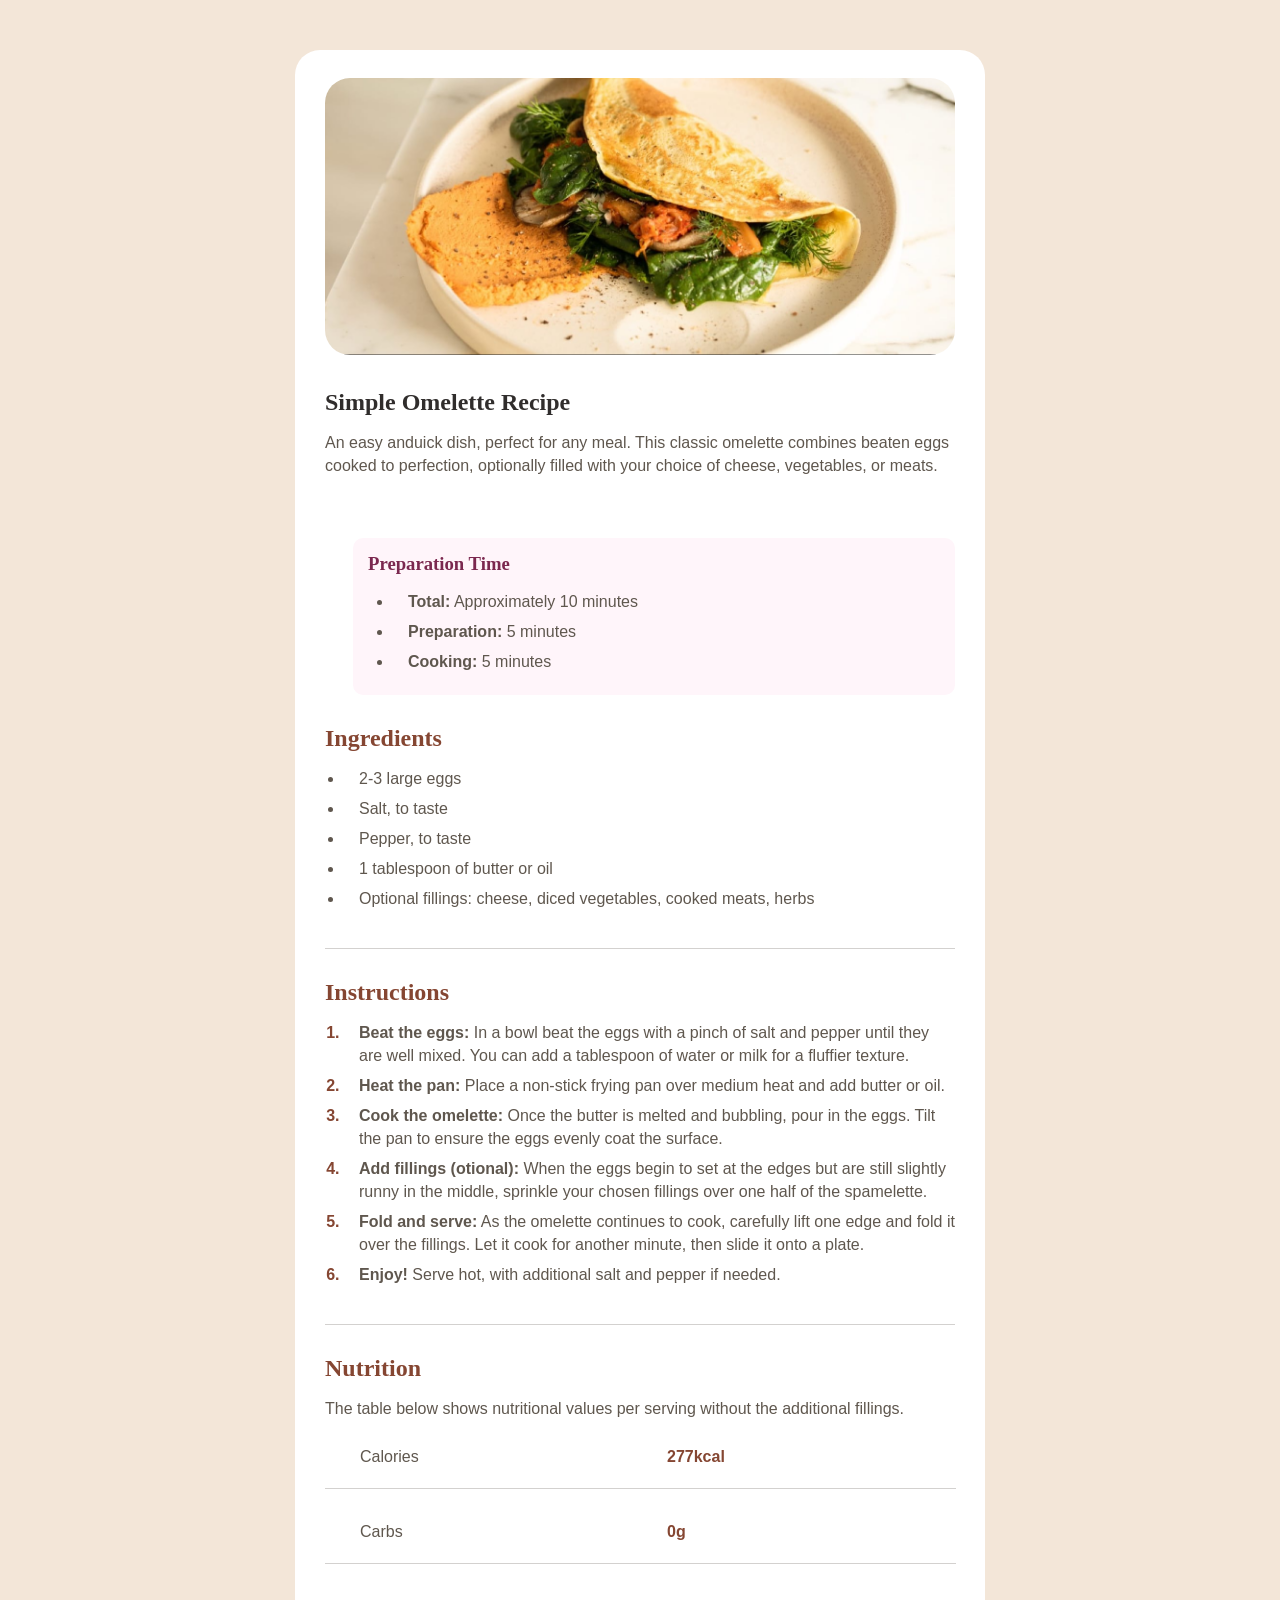
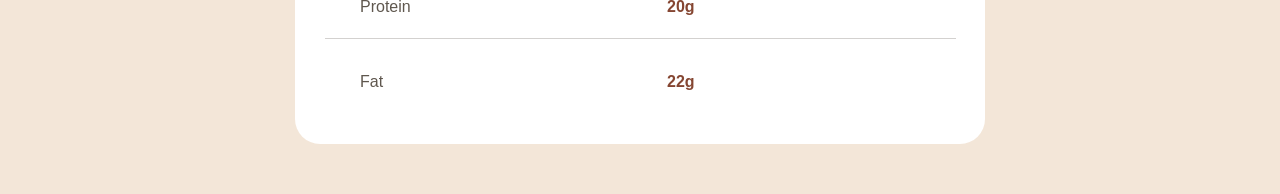
<file: code/index.html>
<!doctype html>
<html lang="en">
  <head>
    <meta charset="UTF-8" />
    <meta name="viewport" content="width=device-width, initial-scale=1.0" />
    <title>Recipe Page</title>
    <link rel="stylesheet" href="style.css" />
  </head>
  <body>
    <div class="main">
      <img src="../project-img/food.png" alt="image of a delicious omelette" />

      <section class="section section1">
        <h1>Simple Omelette Recipe</h1>
        <p>
          An easy anduick dish, perfect for any meal. This classic omelette
          combines beaten eggs cooked to perfection, optionally filled with your
          choice of cheese, vegetables, or meats.
        </p>
      </section>

      <section class="more-margin">
        <h3>Preparation Time</h3>
        <div class="move-li">
          <ul>
            <li><span>Total:</span> Approximately 10 minutes</li>
            <li><span>Preparation:</span> 5 minutes</li>
            <li><span>Cooking:</span> 5 minutes</li>
          </ul>
        </div>
      </section>

      <section class="section section2">
        <h2>Ingredients</h2>
        <div class="correct-margin">
          <ul>
            <li>2-3 large eggs</li>
            <li>Salt, to taste</li>
            <li>Pepper, to taste</li>
            <li>1 tablespoon of butter or oil</li>
            <li>
              Optional fillings: cheese, diced vegetables, cooked meats, herbs
            </li>
          </ul>
        </div>
      </section>

      <section class="section section3">
        <h2>Instructions</h2>
        <div class="correct-margin">
          <ol class="color-nums">
            <li>
              <span>Beat the eggs:</span> In a bowl beat the eggs with a pinch
              of salt and pepper until they are well mixed. You can add a
              tablespoon of water or milk for a fluffier texture.
            </li>
            <li>
              <span>Heat the pan:</span> Place a non-stick frying pan over
              medium heat and add butter or oil.
            </li>
            <li>
              <span>Cook the omelette:</span> Once the butter is melted and
              bubbling, pour in the eggs. Tilt the pan to ensure the eggs evenly
              coat the surface.
            </li>
            <li>
              <span>Add fillings (otional):</span> When the eggs begin to set at
              the edges but are still slightly runny in the middle, sprinkle
              your chosen fillings over one half of the spamelette.
            </li>
            <li>
              <span>Fold and serve:</span> As the omelette continues to cook,
              carefully lift one edge and fold it over the fillings. Let it cook
              for another minute, then slide it onto a plate.
            </li>
            <li>
              <span>Enjoy!</span> Serve hot, with additional salt and pepper if
              needed.
            </li>
          </ol>
        </div>
      </section>

      <section class="section section4">
        <h2>Nutrition</h2>
        <p>
          The table below shows nutritional values per serving without the
          additional fillings.
        </p>
        <div class="grid">
          <div class="grid-obj grid1">
            <div>Calories</div>
            <div class="mark">277kcal</div>
          </div>
          <div class="grid-obj grid2">
            <div>Carbs</div>
            <div class="mark">0g</div>
          </div>
          <div class="grid-obj grid3">
            <div>Protein</div>
            <div class="mark">20g</div>
          </div>
          <div class="grid-obj grid4">
            <div>Fat</div>
            <div class="mark">22g</div>
          </div>
        </div>
      </section>
    </div>
  </body>
</html>
</file>
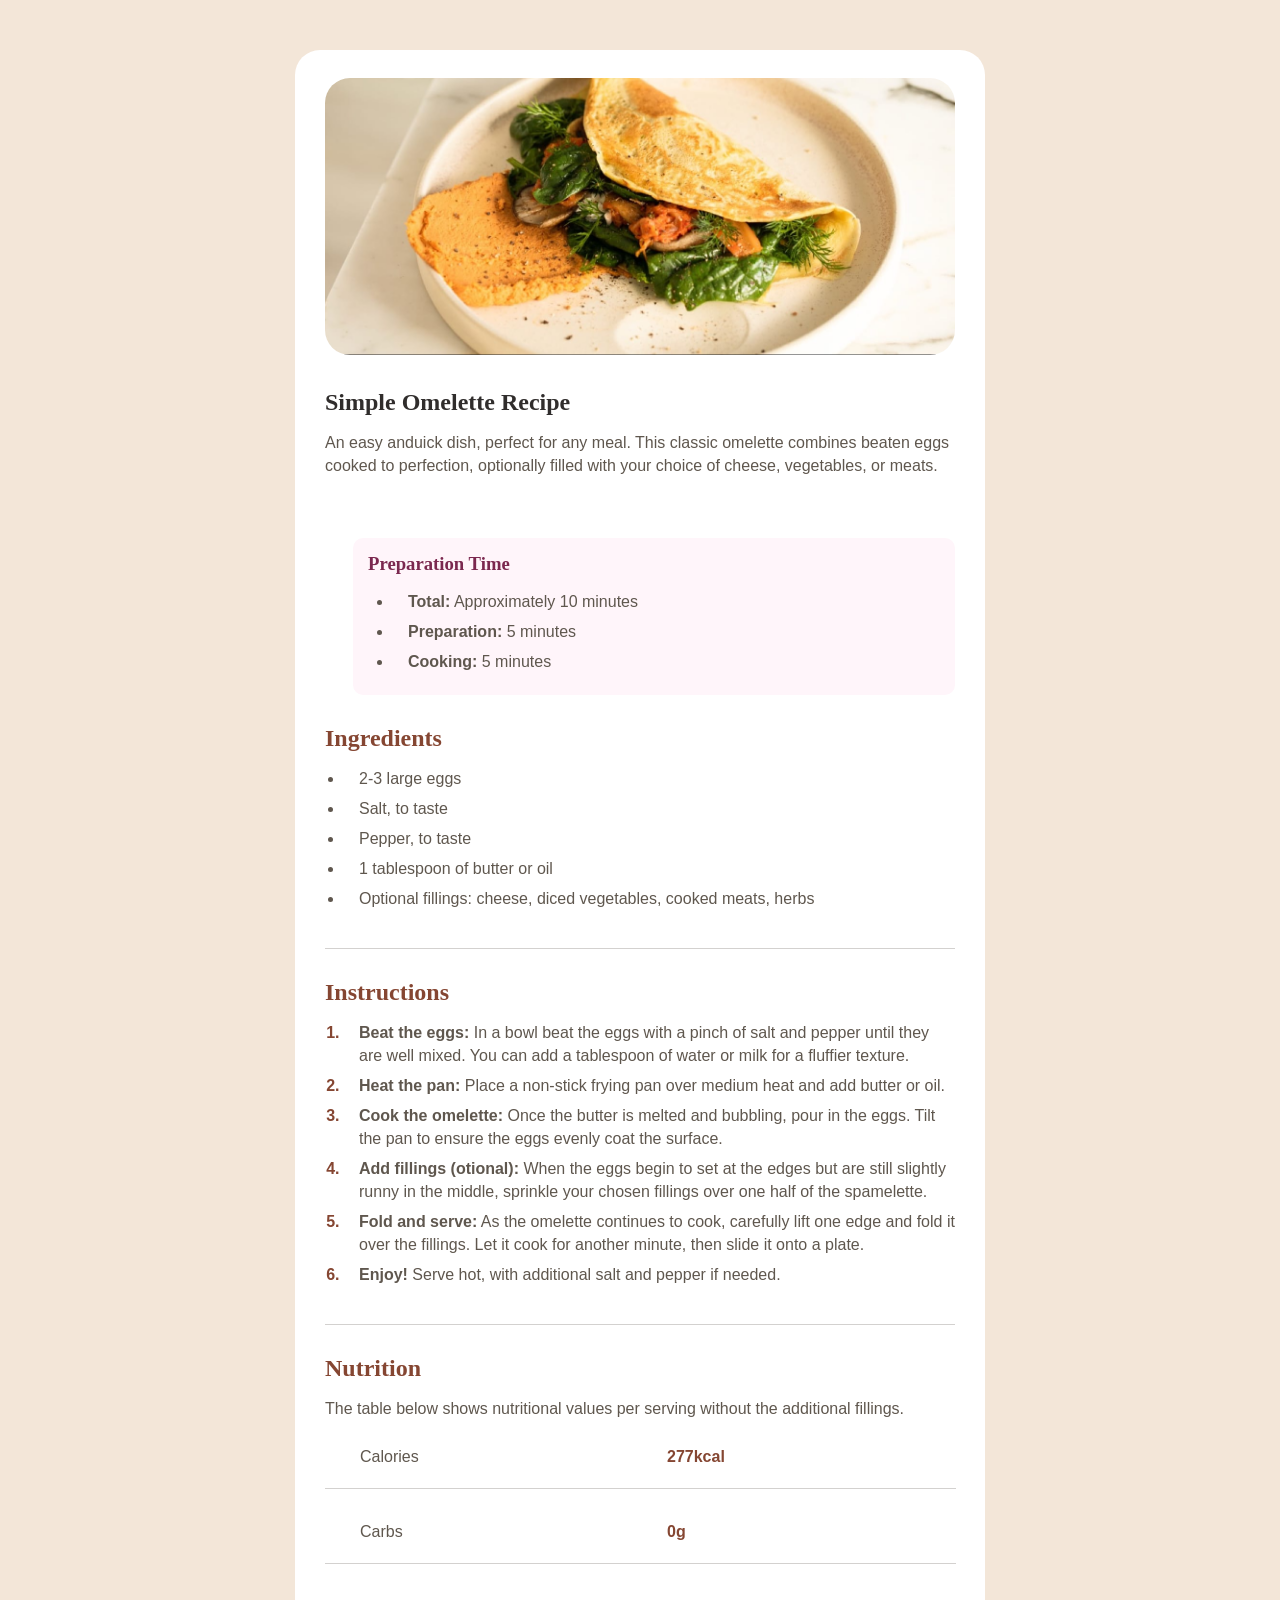
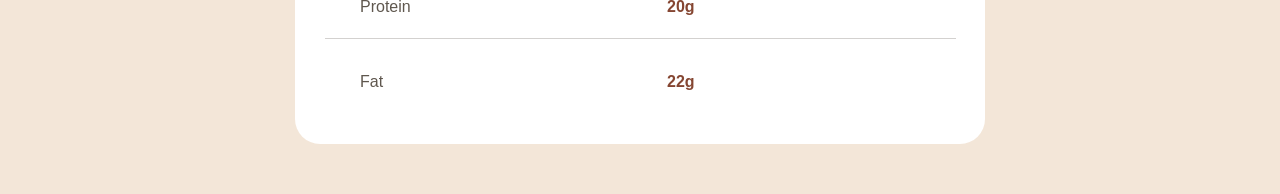
<file: project/index.html>
<!doctype html>
<html lang="en">
  <head>
    <meta charset="UTF-8" />
    <meta name="viewport" content="width=device-width, initial-scale=1.0" />
    <title>Recipe Page</title>
    <link rel="stylesheet" href="style.css" />
  </head>
  <body>
    <div class="main">
      <img src="images/food.png" alt="image of a delicious omelette" />

      <section class="section section1">
        <h1>Simple Omelette Recipe</h1>
        <p>
          An easy anduick dish, perfect for any meal. This classic omelette
          combines beaten eggs cooked to perfection, optionally filled with your
          choice of cheese, vegetables, or meats.
        </p>
      </section>

      <section class="more-margin">
        <h3>Preparation Time</h3>
        <div class="move-li">
          <ul>
            <li><span>Total:</span> Approximately 10 minutes</li>
            <li><span>Preparation:</span> 5 minutes</li>
            <li><span>Cooking:</span> 5 minutes</li>
          </ul>
        </div>
      </section>

      <section class="section section2">
        <h2>Ingredients</h2>
        <div class="correct-margin">
          <ul>
            <li>2-3 large eggs</li>
            <li>Salt, to taste</li>
            <li>Pepper, to taste</li>
            <li>1 tablespoon of butter or oil</li>
            <li>
              Optional fillings: cheese, diced vegetables, cooked meats, herbs
            </li>
          </ul>
        </div>
      </section>

      <section class="section section3">
        <h2>Instructions</h2>
        <div class="correct-margin">
          <ol class="color-nums">
            <li>
              <span>Beat the eggs:</span> In a bowl beat the eggs with a pinch
              of salt and pepper until they are well mixed. You can add a
              tablespoon of water or milk for a fluffier texture.
            </li>
            <li>
              <span>Heat the pan:</span> Place a non-stick frying pan over
              medium heat and add butter or oil.
            </li>
            <li>
              <span>Cook the omelette:</span> Once the butter is melted and
              bubbling, pour in the eggs. Tilt the pan to ensure the eggs evenly
              coat the surface.
            </li>
            <li>
              <span>Add fillings (otional):</span> When the eggs begin to set at
              the edges but are still slightly runny in the middle, sprinkle
              your chosen fillings over one half of the spamelette.
            </li>
            <li>
              <span>Fold and serve:</span> As the omelette continues to cook,
              carefully lift one edge and fold it over the fillings. Let it cook
              for another minute, then slide it onto a plate.
            </li>
            <li>
              <span>Enjoy!</span> Serve hot, with additional salt and pepper if
              needed.
            </li>
          </ol>
        </div>
      </section>

      <section class="section section4">
        <h2>Nutrition</h2>
        <p>
          The table below shows nutritional values per serving without the
          additional fillings.
        </p>
        <div class="grid">
          <div class="grid-obj grid1">
            <div>Calories</div>
            <div class="mark">277kcal</div>
          </div>
          <div class="grid-obj grid2">
            <div>Carbs</div>
            <div class="mark">0g</div>
          </div>
          <div class="grid-obj grid3">
            <div>Protein</div>
            <div class="mark">20g</div>
          </div>
          <div class="grid-obj grid4">
            <div>Fat</div>
            <div class="mark">22g</div>
          </div>
        </div>
      </section>
    </div>
  </body>
</html>
</file>
<file: code/style.css>
* {
  margin: 0;
  padding: 0;
  box-sizing: border-box;
}

body {
  background-color: hsl(30, 54%, 90%);
}

.main {
  background-color: white;
  /* border: 5px black dotted; */
  width: 690px;
  margin: 50px auto;
  border-radius: 25px;
}

img {
  width: 630px;
  height: 277px;
  margin: 28px 0 30px 30px;
  border-radius: 25px;
}

.section {
  margin: 0 30px 0 30px;
  margin-bottom: 30px;
}

.more-margin {
  margin: 0 0 30px 58px;
}

.move-li {
  margin-left: 25px;
}

.correct-margin {
  margin-left: 19px;
}

h1,
h2,
h3 {
  margin-bottom: 15px;
  font-weight: 700;
}

h1 {
  color: hsl(24, 5%, 18%);
}

h2,
.paint {
  color: hsl(14, 45%, 36%);
}

h3 {
  color: hsl(332, 51%, 32%);
}

span {
  font-weight: 600;
}

p,
li,
.grid {
  font-size: 16px;
  line-height: 23px;
  font-family: sans-serif, "outfit";
  color: hsl(30, 10%, 34%);
  font-weight: 400;
}

li {
  padding-left: 15px;
  margin-bottom: 7px;
}

.color-nums li::marker {
  font-family: sans-serif;
  font-weight: bold;
  color: hsl(14, 45%, 36%);
}

.bottom-border p {
  /* border-bottom: 5px solid black; */
  padding-right: 0px;
}

.section2,
.section3 {
  border-bottom: 1px solid hsla(32, 10%, 34%, 0.27);
  padding-bottom: 31px;
}

.section,
.more-margin {
  padding-bottom: 31px;
}

.grid-obj {
  display: grid;
  grid-template-columns: repeat(4, 149px);
  padding: 0px 0px 20px 35px;
  border-bottom: 1px solid hsla(32, 10%, 34%, 0.27);
  margin-right: 500px;
}

.grid {
  display: grid;
  row-gap: 31px;
  margin-top: 25px;
}

.grid4 {
  border-bottom: none;
}

.mark {
  color: hsl(14, 45%, 36%);
  font-weight: bold;
  margin-left: 158px;
}

.no-border {
  border-bottom: none;
}

@media (max-width: 375px) {
  .main {
    width: 375px;
    margin: 0;
  }

  img {
    width: 375px;
    border-radius: 0;
    margin-top: 0;
    margin-left: 0;
    height: 194px;
  }

  .grid-obj {
    display: grid;
    grid-template-columns: repeat(12, 23px);
  }
}

.more-margin {
  background-color: hsl(330, 100%, 98%);
  border-radius: 10px;
  padding: 15px;
  margin-right: 30px;
}
</file>
<file: project/style.css>
* {
  margin: 0;
  padding: 0;
  box-sizing: border-box;
}

body {
  background-color: hsl(30, 54%, 90%);
}

.main {
  background-color: white;
  /* border: 5px black dotted; */
  width: 690px;
  margin: 50px auto;
  border-radius: 25px;
}

img {
  width: 630px;
  height: 277px;
  margin: 28px 0 30px 30px;
  border-radius: 25px;
}

.section {
  margin: 0 30px 0 30px;
  margin-bottom: 30px;
}

.more-margin {
  margin: 0 0 30px 58px;
}

.move-li {
  margin-left: 25px;
}

.correct-margin {
  margin-left: 19px;
}

h1,
h2,
h3 {
  margin-bottom: 15px;
  font-weight: 700;
}

h1 {
  color: hsl(24, 5%, 18%);
}

h2,
.paint {
  color: hsl(14, 45%, 36%);
}

h3 {
  color: hsl(332, 51%, 32%);
}

span {
  font-weight: 600;
}

p,
li,
.grid {
  font-size: 16px;
  line-height: 23px;
  font-family: sans-serif, "outfit";
  color: hsl(30, 10%, 34%);
  font-weight: 400;
}

li {
  padding-left: 15px;
  margin-bottom: 7px;
}

.color-nums li::marker {
  font-family: sans-serif;
  font-weight: bold;
  color: hsl(14, 45%, 36%);
}

.bottom-border p {
  /* border-bottom: 5px solid black; */
  padding-right: 0px;
}

.section2,
.section3 {
  border-bottom: 1px solid hsla(32, 10%, 34%, 0.27);
  padding-bottom: 31px;
}

.section,
.more-margin {
  padding-bottom: 31px;
}

.grid-obj {
  display: grid;
  grid-template-columns: repeat(4, 149px);
  padding: 0px 0px 20px 35px;
  border-bottom: 1px solid hsla(32, 10%, 34%, 0.27);
  margin-right: 500px;
}

.grid {
  display: grid;
  row-gap: 31px;
  margin-top: 25px;
}

.grid4 {
  border-bottom: none;
}

.mark {
  color: hsl(14, 45%, 36%);
  font-weight: bold;
  margin-left: 158px;
}

.no-border {
  border-bottom: none;
}

@media (max-width: 375px) {
  .main {
    width: 375px;
    margin: 0;
  }

  img {
    width: 375px;
    border-radius: 0;
    margin-top: 0;
    margin-left: 0;
    height: 194px;
  }

  .grid-obj {
    display: grid;
    grid-template-columns: repeat(12, 23px);
  }
}

.more-margin {
  background-color: hsl(330, 100%, 98%);
  border-radius: 10px;
  padding: 15px;
  margin-right: 30px;
}
</file>
